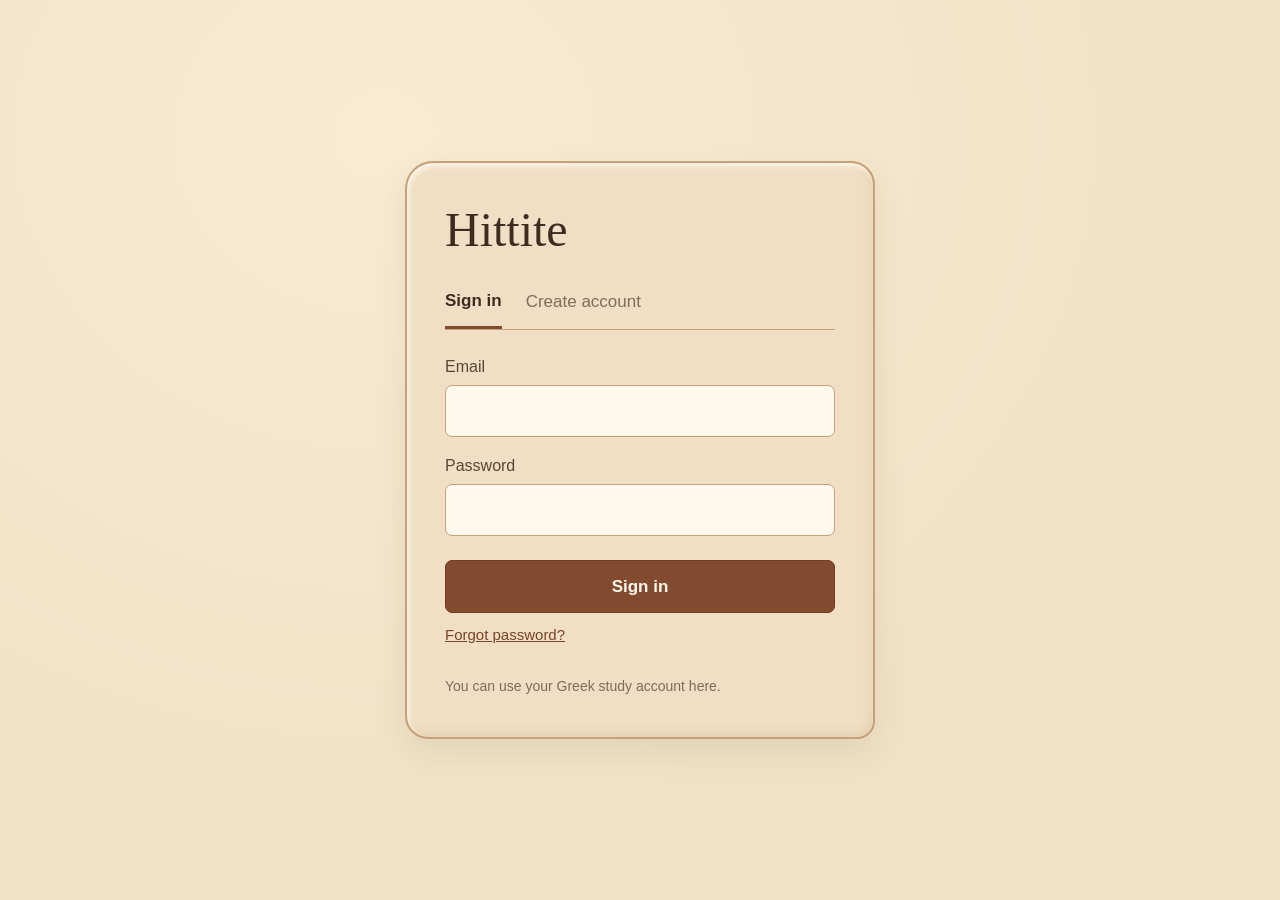
<file: hittite/index.html>
<!doctype html><html lang="en"><head><meta charset="utf-8"><meta name="viewport" content="width=device-width,initial-scale=1"><meta name="robots" content="noindex,nofollow"><meta name="referrer" content="no-referrer"><title>Hittite Study</title><link rel="stylesheet" href="accounts.css"><script>window.HITTITE_CONFIG={"url":"https://uaasxlhehfiiurtqhwnl.supabase.co","publishableKey":"sb_publishable_BO6zSwh6mAB95ydHW48ieQ_y4BAUZb2","bucket":"hittite-course","base":"/homeric-greek-study-site/hittite/","bundle":{"script":"app-6e1c854df75c.js","style":"app-6e1c854df75c.css"},"assets":["app-6e1c854df75c.js","app-6e1c854df75c.css","course/cuneiform-lesson-1.pdf","course/cuneiform-lesson-1/1.webp","course/cuneiform-lesson-1/2.webp","course/cuneiform-lesson-10.pdf","course/cuneiform-lesson-2.pdf","course/cuneiform-lesson-2/1.webp","course/cuneiform-lesson-2/2.webp","course/cuneiform-lesson-3.pdf","course/cuneiform-lesson-3/1.webp","course/cuneiform-lesson-3/2.webp","course/cuneiform-lesson-4.pdf","course/cuneiform-lesson-4/1.webp","course/cuneiform-lesson-4/2.webp","course/cuneiform-lesson-5.pdf","course/cuneiform-lesson-5/1.webp","course/cuneiform-lesson-5/2.webp","course/cuneiform-lesson-6.pdf","course/cuneiform-lesson-6/1.webp","course/cuneiform-lesson-6/2.webp","course/cuneiform-lesson-7.pdf","course/cuneiform-lesson-8.pdf","course/cuneiform-lesson-9.pdf","course/cuneiform-lessons/10/entry-1.svg","course/cuneiform-lessons/10/entry-1.webp","course/cuneiform-lessons/10/entry-10.svg","course/cuneiform-lessons/10/entry-10.webp","course/cuneiform-lessons/10/entry-11.svg","course/cuneiform-lessons/10/entry-11.webp","course/cuneiform-lessons/10/entry-12.svg","course/cuneiform-lessons/10/entry-12.webp","course/cuneiform-lessons/10/entry-2.svg","course/cuneiform-lessons/10/entry-2.webp","course/cuneiform-lessons/10/entry-3.svg","course/cuneiform-lessons/10/entry-3.webp","course/cuneiform-lessons/10/entry-4.svg","course/cuneiform-lessons/10/entry-4.webp","course/cuneiform-lessons/10/entry-5.svg","course/cuneiform-lessons/10/entry-5.webp","course/cuneiform-lessons/10/entry-6.svg","course/cuneiform-lessons/10/entry-6.webp","course/cuneiform-lessons/10/entry-7.svg","course/cuneiform-lessons/10/entry-7.webp","course/cuneiform-lessons/10/entry-8.svg","course/cuneiform-lessons/10/entry-8.webp","course/cuneiform-lessons/10/entry-9.svg","course/cuneiform-lessons/10/entry-9.webp","course/cuneiform-lessons/10/page-1.webp","course/cuneiform-lessons/10/page-2.webp","course/cuneiform-lessons/10/page-3.webp","course/cuneiform-lessons/10/sign-1.svg","course/cuneiform-lessons/10/sign-1.webp","course/cuneiform-lessons/10/sign-10.svg","course/cuneiform-lessons/10/sign-10.webp","course/cuneiform-lessons/10/sign-11.svg","course/cuneiform-lessons/10/sign-11.webp","course/cuneiform-lessons/10/sign-12.svg","course/cuneiform-lessons/10/sign-12.webp","course/cuneiform-lessons/10/sign-2.svg","course/cuneiform-lessons/10/sign-2.webp","course/cuneiform-lessons/10/sign-3.svg","course/cuneiform-lessons/10/sign-3.webp","course/cuneiform-lessons/10/sign-4.svg","course/cuneiform-lessons/10/sign-4.webp","course/cuneiform-lessons/10/sign-5.svg","course/cuneiform-lessons/10/sign-5.webp","course/cuneiform-lessons/10/sign-6.svg","course/cuneiform-lessons/10/sign-6.webp","course/cuneiform-lessons/10/sign-7.svg","course/cuneiform-lessons/10/sign-7.webp","course/cuneiform-lessons/10/sign-8.svg","course/cuneiform-lessons/10/sign-8.webp","course/cuneiform-lessons/10/sign-9.svg","course/cuneiform-lessons/10/sign-9.webp","course/cuneiform-lessons/7/entry-1.svg","course/cuneiform-lessons/7/entry-1.webp","course/cuneiform-lessons/7/entry-10.svg","course/cuneiform-lessons/7/entry-10.webp","course/cuneiform-lessons/7/entry-11.svg","course/cuneiform-lessons/7/entry-11.webp","course/cuneiform-lessons/7/entry-12.svg","course/cuneiform-lessons/7/entry-12.webp","course/cuneiform-lessons/7/entry-13.svg","course/cuneiform-lessons/7/entry-13.webp","course/cuneiform-lessons/7/entry-2.svg","course/cuneiform-lessons/7/entry-2.webp","course/cuneiform-lessons/7/entry-3.svg","course/cuneiform-lessons/7/entry-3.webp","course/cuneiform-lessons/7/entry-4.svg","course/cuneiform-lessons/7/entry-4.webp","course/cuneiform-lessons/7/entry-5.svg","course/cuneiform-lessons/7/entry-5.webp","course/cuneiform-lessons/7/entry-6.svg","course/cuneiform-lessons/7/entry-6.webp","course/cuneiform-lessons/7/entry-7.svg","course/cuneiform-lessons/7/entry-7.webp","course/cuneiform-lessons/7/entry-8.svg","course/cuneiform-lessons/7/entry-8.webp","course/cuneiform-lessons/7/entry-9.svg","course/cuneiform-lessons/7/entry-9.webp","course/cuneiform-lessons/7/page-1.webp","course/cuneiform-lessons/7/page-2.webp","course/cuneiform-lessons/7/sign-1.svg","course/cuneiform-lessons/7/sign-1.webp","course/cuneiform-lessons/7/sign-10.svg","course/cuneiform-lessons/7/sign-10.webp","course/cuneiform-lessons/7/sign-11.svg","course/cuneiform-lessons/7/sign-11.webp","course/cuneiform-lessons/7/sign-12.svg","course/cuneiform-lessons/7/sign-12.webp","course/cuneiform-lessons/7/sign-13.svg","course/cuneiform-lessons/7/sign-13.webp","course/cuneiform-lessons/7/sign-2.svg","course/cuneiform-lessons/7/sign-2.webp","course/cuneiform-lessons/7/sign-3.svg","course/cuneiform-lessons/7/sign-3.webp","course/cuneiform-lessons/7/sign-4.svg","course/cuneiform-lessons/7/sign-4.webp","course/cuneiform-lessons/7/sign-5.svg","course/cuneiform-lessons/7/sign-5.webp","course/cuneiform-lessons/7/sign-6.svg","course/cuneiform-lessons/7/sign-6.webp","course/cuneiform-lessons/7/sign-7.svg","course/cuneiform-lessons/7/sign-7.webp","course/cuneiform-lessons/7/sign-8.svg","course/cuneiform-lessons/7/sign-8.webp","course/cuneiform-lessons/7/sign-9.svg","course/cuneiform-lessons/7/sign-9.webp","course/cuneiform-lessons/8/entry-1.svg","course/cuneiform-lessons/8/entry-1.webp","course/cuneiform-lessons/8/entry-10.svg","course/cuneiform-lessons/8/entry-10.webp","course/cuneiform-lessons/8/entry-11.svg","course/cuneiform-lessons/8/entry-11.webp","course/cuneiform-lessons/8/entry-2.svg","course/cuneiform-lessons/8/entry-2.webp","course/cuneiform-lessons/8/entry-3.svg","course/cuneiform-lessons/8/entry-3.webp","course/cuneiform-lessons/8/entry-4.svg","course/cuneiform-lessons/8/entry-4.webp","course/cuneiform-lessons/8/entry-5.svg","course/cuneiform-lessons/8/entry-5.webp","course/cuneiform-lessons/8/entry-6.svg","course/cuneiform-lessons/8/entry-6.webp","course/cuneiform-lessons/8/entry-7.svg","course/cuneiform-lessons/8/entry-7.webp","course/cuneiform-lessons/8/entry-8.svg","course/cuneiform-lessons/8/entry-8.webp","course/cuneiform-lessons/8/entry-9.svg","course/cuneiform-lessons/8/entry-9.webp","course/cuneiform-lessons/8/page-1.webp","course/cuneiform-lessons/8/page-2.webp","course/cuneiform-lessons/8/sign-1.svg","course/cuneiform-lessons/8/sign-1.webp","course/cuneiform-lessons/8/sign-10.svg","course/cuneiform-lessons/8/sign-10.webp","course/cuneiform-lessons/8/sign-11.svg","course/cuneiform-lessons/8/sign-11.webp","course/cuneiform-lessons/8/sign-2.svg","course/cuneiform-lessons/8/sign-2.webp","course/cuneiform-lessons/8/sign-3.svg","course/cuneiform-lessons/8/sign-3.webp","course/cuneiform-lessons/8/sign-4.svg","course/cuneiform-lessons/8/sign-4.webp","course/cuneiform-lessons/8/sign-5.svg","course/cuneiform-lessons/8/sign-5.webp","course/cuneiform-lessons/8/sign-6.svg","course/cuneiform-lessons/8/sign-6.webp","course/cuneiform-lessons/8/sign-7.svg","course/cuneiform-lessons/8/sign-7.webp","course/cuneiform-lessons/8/sign-8.svg","course/cuneiform-lessons/8/sign-8.webp","course/cuneiform-lessons/8/sign-9.svg","course/cuneiform-lessons/8/sign-9.webp","course/cuneiform-lessons/9/entry-1.svg","course/cuneiform-lessons/9/entry-1.webp","course/cuneiform-lessons/9/entry-10.svg","course/cuneiform-lessons/9/entry-10.webp","course/cuneiform-lessons/9/entry-2.svg","course/cuneiform-lessons/9/entry-2.webp","course/cuneiform-lessons/9/entry-3.svg","course/cuneiform-lessons/9/entry-3.webp","course/cuneiform-lessons/9/entry-4.svg","course/cuneiform-lessons/9/entry-4.webp","course/cuneiform-lessons/9/entry-5.svg","course/cuneiform-lessons/9/entry-5.webp","course/cuneiform-lessons/9/entry-6.svg","course/cuneiform-lessons/9/entry-6.webp","course/cuneiform-lessons/9/entry-7.svg","course/cuneiform-lessons/9/entry-7.webp","course/cuneiform-lessons/9/entry-8.svg","course/cuneiform-lessons/9/entry-8.webp","course/cuneiform-lessons/9/entry-9.svg","course/cuneiform-lessons/9/entry-9.webp","course/cuneiform-lessons/9/page-1.webp","course/cuneiform-lessons/9/page-2.webp","course/cuneiform-lessons/9/page-3.webp","course/cuneiform-lessons/9/sign-1.svg","course/cuneiform-lessons/9/sign-1.webp","course/cuneiform-lessons/9/sign-10.svg","course/cuneiform-lessons/9/sign-10.webp","course/cuneiform-lessons/9/sign-2.svg","course/cuneiform-lessons/9/sign-2.webp","course/cuneiform-lessons/9/sign-3.svg","course/cuneiform-lessons/9/sign-3.webp","course/cuneiform-lessons/9/sign-4.svg","course/cuneiform-lessons/9/sign-4.webp","course/cuneiform-lessons/9/sign-5.svg","course/cuneiform-lessons/9/sign-5.webp","course/cuneiform-lessons/9/sign-6.svg","course/cuneiform-lessons/9/sign-6.webp","course/cuneiform-lessons/9/sign-7.svg","course/cuneiform-lessons/9/sign-7.webp","course/cuneiform-lessons/9/sign-8.svg","course/cuneiform-lessons/9/sign-8.webp","course/cuneiform-lessons/9/sign-9.svg","course/cuneiform-lessons/9/sign-9.webp","course/cuneiform/midterm-a.webp","course/cuneiform/midterm-b.webp","course/cuneiform/midterm-c.webp","course/cuneiform/midterm-d.webp","course/cuneiform/midterm-e.webp","course/exercises/1.1.webp","course/exercises/1.10.webp","course/exercises/1.11.webp","course/exercises/1.12.webp","course/exercises/1.13.webp","course/exercises/1.14.webp","course/exercises/1.15.webp","course/exercises/1.16.webp","course/exercises/1.17.webp","course/exercises/1.18.webp","course/exercises/1.2.webp","course/exercises/1.3.webp","course/exercises/1.4.webp","course/exercises/1.5.webp","course/exercises/1.6.webp","course/exercises/1.7.webp","course/exercises/1.8.webp","course/exercises/1.9.webp","course/exercises/10.1.webp","course/exercises/10.10.webp","course/exercises/10.11.webp","course/exercises/10.12.webp","course/exercises/10.13.webp","course/exercises/10.14.webp","course/exercises/10.15.webp","course/exercises/10.2.webp","course/exercises/10.3.webp","course/exercises/10.4.webp","course/exercises/10.5.webp","course/exercises/10.6.webp","course/exercises/10.7.webp","course/exercises/10.8.webp","course/exercises/10.9.webp","course/exercises/11.1.webp","course/exercises/11.10.webp","course/exercises/11.11.webp","course/exercises/11.12.webp","course/exercises/11.13.webp","course/exercises/11.14.webp","course/exercises/11.15.webp","course/exercises/11.2.webp","course/exercises/11.3.webp","course/exercises/11.4.webp","course/exercises/11.5.webp","course/exercises/11.6.webp","course/exercises/11.7.webp","course/exercises/11.8.webp","course/exercises/11.9.webp","course/exercises/12.1.webp","course/exercises/12.10.webp","course/exercises/12.11.webp","course/exercises/12.12.webp","course/exercises/12.13.webp","course/exercises/12.14.webp","course/exercises/12.15.webp","course/exercises/12.2.webp","course/exercises/12.3.webp","course/exercises/12.4.webp","course/exercises/12.5.webp","course/exercises/12.6.webp","course/exercises/12.7.webp","course/exercises/12.8.webp","course/exercises/12.9.webp","course/exercises/13.1.webp","course/exercises/13.10.webp","course/exercises/13.11.webp","course/exercises/13.12.webp","course/exercises/13.13.webp","course/exercises/13.14.webp","course/exercises/13.15.webp","course/exercises/13.2.webp","course/exercises/13.3.webp","course/exercises/13.4.webp","course/exercises/13.5.webp","course/exercises/13.6.webp","course/exercises/13.7.webp","course/exercises/13.8.webp","course/exercises/13.9.webp","course/exercises/14.1.webp","course/exercises/14.10.webp","course/exercises/14.11.webp","course/exercises/14.12.webp","course/exercises/14.13.webp","course/exercises/14.14.webp","course/exercises/14.15.webp","course/exercises/14.16.webp","course/exercises/14.17.webp","course/exercises/14.2.webp","course/exercises/14.3.webp","course/exercises/14.4.webp","course/exercises/14.5.webp","course/exercises/14.6.webp","course/exercises/14.7.webp","course/exercises/14.8.webp","course/exercises/14.9.webp","course/exercises/2.1.webp","course/exercises/2.10.webp","course/exercises/2.11.webp","course/exercises/2.12.webp","course/exercises/2.13.webp","course/exercises/2.14.webp","course/exercises/2.15.webp","course/exercises/2.2.webp","course/exercises/2.3.webp","course/exercises/2.4.webp","course/exercises/2.5.webp","course/exercises/2.6.webp","course/exercises/2.7.webp","course/exercises/2.8.webp","course/exercises/2.9.webp","course/exercises/3.1.webp","course/exercises/3.10.webp","course/exercises/3.11.webp","course/exercises/3.12.webp","course/exercises/3.13.webp","course/exercises/3.14.webp","course/exercises/3.15.webp","course/exercises/3.2.webp","course/exercises/3.3.webp","course/exercises/3.4.webp","course/exercises/3.5.webp","course/exercises/3.6.webp","course/exercises/3.7.webp","course/exercises/3.8.webp","course/exercises/3.9.webp","course/exercises/4.1.webp","course/exercises/4.10.webp","course/exercises/4.11.webp","course/exercises/4.12.webp","course/exercises/4.13.webp","course/exercises/4.14.webp","course/exercises/4.15.webp","course/exercises/4.2.webp","course/exercises/4.3.webp","course/exercises/4.4.webp","course/exercises/4.5.webp","course/exercises/4.6.webp","course/exercises/4.7.webp","course/exercises/4.8.webp","course/exercises/4.9.webp","course/exercises/5.1.webp","course/exercises/5.10.webp","course/exercises/5.11.webp","course/exercises/5.12.webp","course/exercises/5.13.webp","course/exercises/5.14.webp","course/exercises/5.15.webp","course/exercises/5.2.webp","course/exercises/5.3.webp","course/exercises/5.4.webp","course/exercises/5.5.webp","course/exercises/5.6.webp","course/exercises/5.7.webp","course/exercises/5.8.webp","course/exercises/5.9.webp","course/exercises/6.1.webp","course/exercises/6.10.webp","course/exercises/6.11.webp","course/exercises/6.12.webp","course/exercises/6.13.webp","course/exercises/6.14.webp","course/exercises/6.15.webp","course/exercises/6.2.webp","course/exercises/6.3.webp","course/exercises/6.4.webp","course/exercises/6.5.webp","course/exercises/6.6.webp","course/exercises/6.7.webp","course/exercises/6.8.webp","course/exercises/6.9.webp","course/exercises/7.1.webp","course/exercises/7.10.webp","course/exercises/7.11.webp","course/exercises/7.12.webp","course/exercises/7.13.webp","course/exercises/7.14.webp","course/exercises/7.15.webp","course/exercises/7.2.webp","course/exercises/7.3.webp","course/exercises/7.4.webp","course/exercises/7.5.webp","course/exercises/7.6.webp","course/exercises/7.7.webp","course/exercises/7.8.webp","course/exercises/7.9.webp","course/exercises/8.1.webp","course/exercises/8.10.webp","course/exercises/8.11.webp","course/exercises/8.12.webp","course/exercises/8.13.webp","course/exercises/8.14.webp","course/exercises/8.15.webp","course/exercises/8.2.webp","course/exercises/8.3.webp","course/exercises/8.4.webp","course/exercises/8.5.webp","course/exercises/8.6.webp","course/exercises/8.7.webp","course/exercises/8.8.webp","course/exercises/8.9.webp","course/exercises/9.1.webp","course/exercises/9.10.webp","course/exercises/9.11.webp","course/exercises/9.12.webp","course/exercises/9.13.webp","course/exercises/9.14.webp","course/exercises/9.15.webp","course/exercises/9.2.webp","course/exercises/9.3.webp","course/exercises/9.4.webp","course/exercises/9.5.webp","course/exercises/9.6.webp","course/exercises/9.7.webp","course/exercises/9.8.webp","course/exercises/9.9.webp","course/grammar/l1-p1.webp","course/grammar/l1-p10.webp","course/grammar/l1-p2.webp","course/grammar/l1-p3.webp","course/grammar/l1-p4.webp","course/grammar/l1-p5.webp","course/grammar/l1-p6.webp","course/grammar/l1-p7.webp","course/grammar/l1-p8.webp","course/grammar/l1-p9.webp","course/grammar/l10-p1.webp","course/grammar/l10-p2.webp","course/grammar/l10-p3.webp","course/grammar/l10-p4.webp","course/grammar/l10-p5.webp","course/grammar/l10-p6.webp","course/grammar/l10-p7.webp","course/grammar/l10-p8.webp","course/grammar/l11-p1.webp","course/grammar/l11-p2.webp","course/grammar/l11-p3.webp","course/grammar/l11-p4.webp","course/grammar/l11-p5.webp","course/grammar/l11-p6.webp","course/grammar/l12-p1.webp","course/grammar/l12-p2.webp","course/grammar/l12-p3.webp","course/grammar/l12-p4.webp","course/grammar/l12-p5.webp","course/grammar/l12-p6.webp","course/grammar/l13-p1.webp","course/grammar/l13-p2.webp","course/grammar/l13-p3.webp","course/grammar/l13-p4.webp","course/grammar/l13-p5.webp","course/grammar/l13-p6.webp","course/grammar/l14-p1.webp","course/grammar/l14-p2.webp","course/grammar/l14-p3.webp","course/grammar/l14-p4.webp","course/grammar/l14-p5.webp","course/grammar/l14-p6.webp","course/grammar/l15-p1.webp","course/grammar/l15-p2.webp","course/grammar/l15-p3.webp","course/grammar/l15-p4.webp","course/grammar/l15-p5.webp","course/grammar/l15-p6.webp","course/grammar/l16-p1.webp","course/grammar/l16-p2.webp","course/grammar/l16-p3.webp","course/grammar/l17-p1.webp","course/grammar/l17-p2.webp","course/grammar/l17-p3.webp","course/grammar/l2-p1.webp","course/grammar/l2-p2.webp","course/grammar/l2-p3.webp","course/grammar/l2-p4.webp","course/grammar/l2-p5.webp","course/grammar/l3-p1.webp","course/grammar/l3-p2.webp","course/grammar/l3-p3.webp","course/grammar/l3-p4.webp","course/grammar/l3-p5.webp","course/grammar/l3-p6.webp","course/grammar/l3-p7.webp","course/grammar/l4-p1.webp","course/grammar/l4-p2.webp","course/grammar/l4-p3.webp","course/grammar/l4-p4.webp","course/grammar/l4-p5.webp","course/grammar/l4-p6.webp","course/grammar/l4-p7.webp","course/grammar/l4-p8.webp","course/grammar/l4-p9.webp","course/grammar/l5-p1.webp","course/grammar/l5-p2.webp","course/grammar/l5-p3.webp","course/grammar/l5-p4.webp","course/grammar/l5-p5.webp","course/grammar/l5-p6.webp","course/grammar/l6-p1.webp","course/grammar/l6-p2.webp","course/grammar/l6-p3.webp","course/grammar/l6-p4.webp","course/grammar/l6-p5.webp","course/grammar/l6-p6.webp","course/grammar/l6-p7.webp","course/grammar/l6-p8.webp","course/grammar/l7-p1.webp","course/grammar/l7-p2.webp","course/grammar/l7-p3.webp","course/grammar/l7-p4.webp","course/grammar/l7-p5.webp","course/grammar/l7-p6.webp","course/grammar/l7-p7.webp","course/grammar/l8-p1.webp","course/grammar/l8-p2.webp","course/grammar/l8-p3.webp","course/grammar/l8-p4.webp","course/grammar/l8-p5.webp","course/grammar/l9-p1.webp","course/grammar/l9-p2.webp","course/grammar/l9-p3.webp","course/grammar/l9-p4.webp","course/grammar/l9-p5.webp","course/grammar/l9-p6.webp","course/graphics/l1-n11-p2-figure-2-sign-0.svg","course/graphics/l1-n11-p2-figure-2-sign-1.svg","course/graphics/l1-n11-p2-figure-2-sign-2.svg","course/graphics/l1-n14-p2-figure-3-sign-0.svg","course/graphics/l1-n14-p2-figure-3-sign-1.svg","course/graphics/l1-n14-p2-figure-3-sign-2.svg","course/graphics/l1-n15-p3-figure-4-sign-0.svg","course/graphics/l1-n15-p3-figure-4-sign-1.svg","course/graphics/l1-n15-p3-figure-4-sign-2.svg","course/graphics/lecture-1-map.png","course/graphics/lecture-4-map.jpeg","course/lecture-1.pdf","course/lecture-1/1.webp","course/lecture-1/10.webp","course/lecture-1/2.webp","course/lecture-1/3.webp","course/lecture-1/4.webp","course/lecture-1/5.webp","course/lecture-1/6.webp","course/lecture-1/7.webp","course/lecture-1/8.webp","course/lecture-1/9.webp","course/lecture-10.pdf","course/lecture-10/1.webp","course/lecture-10/2.webp","course/lecture-10/3.webp","course/lecture-10/4.webp","course/lecture-10/5.webp","course/lecture-10/6.webp","course/lecture-10/7.webp","course/lecture-10/8.webp","course/lecture-11.pdf","course/lecture-11/1.webp","course/lecture-11/2.webp","course/lecture-11/3.webp","course/lecture-11/4.webp","course/lecture-11/5.webp","course/lecture-11/6.webp","course/lecture-12.pdf","course/lecture-12/1.webp","course/lecture-12/2.webp","course/lecture-12/3.webp","course/lecture-12/4.webp","course/lecture-12/5.webp","course/lecture-12/6.webp","course/lecture-13.pdf","course/lecture-13/1.webp","course/lecture-13/2.webp","course/lecture-13/3.webp","course/lecture-13/4.webp","course/lecture-13/5.webp","course/lecture-13/6.webp","course/lecture-14.pdf","course/lecture-14/1.webp","course/lecture-14/2.webp","course/lecture-14/3.webp","course/lecture-14/4.webp","course/lecture-14/5.webp","course/lecture-14/6.webp","course/lecture-15.pdf","course/lecture-15/1.webp","course/lecture-15/2.webp","course/lecture-15/3.webp","course/lecture-15/4.webp","course/lecture-15/5.webp","course/lecture-15/6.webp","course/lecture-16.pdf","course/lecture-16/1.webp","course/lecture-16/2.webp","course/lecture-16/3.webp","course/lecture-17.pdf","course/lecture-17/1.webp","course/lecture-17/2.webp","course/lecture-17/3.webp","course/lecture-2.pdf","course/lecture-2/1.webp","course/lecture-2/2.webp","course/lecture-2/3.webp","course/lecture-2/4.webp","course/lecture-2/5.webp","course/lecture-3.pdf","course/lecture-3/1.webp","course/lecture-3/2.webp","course/lecture-3/3.webp","course/lecture-3/4.webp","course/lecture-3/5.webp","course/lecture-3/6.webp","course/lecture-3/7.webp","course/lecture-4.pdf","course/lecture-4/1.webp","course/lecture-4/2.webp","course/lecture-4/3.webp","course/lecture-4/4.webp","course/lecture-4/5.webp","course/lecture-4/6.webp","course/lecture-4/7.webp","course/lecture-4/8.webp","course/lecture-4/9.webp","course/lecture-5.pdf","course/lecture-5/1.webp","course/lecture-5/2.webp","course/lecture-5/3.webp","course/lecture-5/4.webp","course/lecture-5/5.webp","course/lecture-5/6.webp","course/lecture-6.pdf","course/lecture-6/1.webp","course/lecture-6/2.webp","course/lecture-6/3.webp","course/lecture-6/4.webp","course/lecture-6/5.webp","course/lecture-6/6.webp","course/lecture-6/7.webp","course/lecture-6/8.webp","course/lecture-7.pdf","course/lecture-7/1.webp","course/lecture-7/2.webp","course/lecture-7/3.webp","course/lecture-7/4.webp","course/lecture-7/5.webp","course/lecture-7/6.webp","course/lecture-7/7.webp","course/lecture-8.pdf","course/lecture-8/1.webp","course/lecture-8/2.webp","course/lecture-8/3.webp","course/lecture-8/4.webp","course/lecture-8/5.webp","course/lecture-9.pdf","course/lecture-9/1.webp","course/lecture-9/2.webp","course/lecture-9/3.webp","course/lecture-9/4.webp","course/lecture-9/5.webp","course/lecture-9/6.webp","course/sign-chart.pdf","course/sign-chart.webp","course/signs/s1-1.svg","course/signs/s1-1.webp","course/signs/s1-10.svg","course/signs/s1-10.webp","course/signs/s1-11.svg","course/signs/s1-11.webp","course/signs/s1-12.svg","course/signs/s1-12.webp","course/signs/s1-13.svg","course/signs/s1-13.webp","course/signs/s1-14.svg","course/signs/s1-14.webp","course/signs/s1-15.svg","course/signs/s1-15.webp","course/signs/s1-16.svg","course/signs/s1-16.webp","course/signs/s1-17.svg","course/signs/s1-17.webp","course/signs/s1-18.svg","course/signs/s1-18.webp","course/signs/s1-19.svg","course/signs/s1-19.webp","course/signs/s1-2.svg","course/signs/s1-2.webp","course/signs/s1-20.svg","course/signs/s1-20.webp","course/signs/s1-21.svg","course/signs/s1-21.webp","course/signs/s1-22.svg","course/signs/s1-22.webp","course/signs/s1-23.svg","course/signs/s1-23.webp","course/signs/s1-24.svg","course/signs/s1-24.webp","course/signs/s1-25.svg","course/signs/s1-25.webp","course/signs/s1-26.svg","course/signs/s1-26.webp","course/signs/s1-3.svg","course/signs/s1-3.webp","course/signs/s1-4.svg","course/signs/s1-4.webp","course/signs/s1-5.svg","course/signs/s1-5.webp","course/signs/s1-6.svg","course/signs/s1-6.webp","course/signs/s1-7.svg","course/signs/s1-7.webp","course/signs/s1-8.svg","course/signs/s1-8.webp","course/signs/s1-9.svg","course/signs/s1-9.webp","course/signs/s2-1.svg","course/signs/s2-1.webp","course/signs/s2-10.svg","course/signs/s2-10.webp","course/signs/s2-11.svg","course/signs/s2-11.webp","course/signs/s2-12.svg","course/signs/s2-12.webp","course/signs/s2-13.svg","course/signs/s2-13.webp","course/signs/s2-14.svg","course/signs/s2-14.webp","course/signs/s2-15.svg","course/signs/s2-15.webp","course/signs/s2-16.svg","course/signs/s2-16.webp","course/signs/s2-17.svg","course/signs/s2-17.webp","course/signs/s2-18.svg","course/signs/s2-18.webp","course/signs/s2-19.svg","course/signs/s2-19.webp","course/signs/s2-2.svg","course/signs/s2-2.webp","course/signs/s2-20.svg","course/signs/s2-20.webp","course/signs/s2-21.svg","course/signs/s2-21.webp","course/signs/s2-22.svg","course/signs/s2-22.webp","course/signs/s2-23.svg","course/signs/s2-23.webp","course/signs/s2-24.svg","course/signs/s2-24.webp","course/signs/s2-25.svg","course/signs/s2-25.webp","course/signs/s2-3.svg","course/signs/s2-3.webp","course/signs/s2-4.svg","course/signs/s2-4.webp","course/signs/s2-5.svg","course/signs/s2-5.webp","course/signs/s2-6.svg","course/signs/s2-6.webp","course/signs/s2-7.svg","course/signs/s2-7.webp","course/signs/s2-8.svg","course/signs/s2-8.webp","course/signs/s2-9.svg","course/signs/s2-9.webp","course/signs/s3-1.svg","course/signs/s3-1.webp","course/signs/s3-10.svg","course/signs/s3-10.webp","course/signs/s3-11.svg","course/signs/s3-11.webp","course/signs/s3-12.svg","course/signs/s3-12.webp","course/signs/s3-13.svg","course/signs/s3-13.webp","course/signs/s3-14.svg","course/signs/s3-14.webp","course/signs/s3-15.svg","course/signs/s3-15.webp","course/signs/s3-16.svg","course/signs/s3-16.webp","course/signs/s3-17.svg","course/signs/s3-17.webp","course/signs/s3-18.svg","course/signs/s3-18.webp","course/signs/s3-19.svg","course/signs/s3-19.webp","course/signs/s3-2.svg","course/signs/s3-2.webp","course/signs/s3-20.svg","course/signs/s3-20.webp","course/signs/s3-21.svg","course/signs/s3-21.webp","course/signs/s3-22.svg","course/signs/s3-22.webp","course/signs/s3-23.svg","course/signs/s3-23.webp","course/signs/s3-24.svg","course/signs/s3-24.webp","course/signs/s3-3.svg","course/signs/s3-3.webp","course/signs/s3-4.svg","course/signs/s3-4.webp","course/signs/s3-5.svg","course/signs/s3-5.webp","course/signs/s3-6.svg","course/signs/s3-6.webp","course/signs/s3-7.svg","course/signs/s3-7.webp","course/signs/s3-8.svg","course/signs/s3-8.webp","course/signs/s3-9.svg","course/signs/s3-9.webp","course/signs/s4-1.svg","course/signs/s4-1.webp","course/signs/s4-10.svg","course/signs/s4-10.webp","course/signs/s4-11.svg","course/signs/s4-11.webp","course/signs/s4-12.svg","course/signs/s4-12.webp","course/signs/s4-13.svg","course/signs/s4-13.webp","course/signs/s4-14.svg","course/signs/s4-14.webp","course/signs/s4-15.svg","course/signs/s4-15.webp","course/signs/s4-16.svg","course/signs/s4-16.webp","course/signs/s4-17.svg","course/signs/s4-17.webp","course/signs/s4-18.svg","course/signs/s4-18.webp","course/signs/s4-19.svg","course/signs/s4-19.webp","course/signs/s4-2.svg","course/signs/s4-2.webp","course/signs/s4-20.svg","course/signs/s4-20.webp","course/signs/s4-21.svg","course/signs/s4-21.webp","course/signs/s4-22.svg","course/signs/s4-22.webp","course/signs/s4-23.svg","course/signs/s4-23.webp","course/signs/s4-24.svg","course/signs/s4-24.webp","course/signs/s4-25.svg","course/signs/s4-25.webp","course/signs/s4-26.svg","course/signs/s4-26.webp","course/signs/s4-3.svg","course/signs/s4-3.webp","course/signs/s4-4.svg","course/signs/s4-4.webp","course/signs/s4-5.svg","course/signs/s4-5.webp","course/signs/s4-6.svg","course/signs/s4-6.webp","course/signs/s4-7.svg","course/signs/s4-7.webp","course/signs/s4-8.svg","course/signs/s4-8.webp","course/signs/s4-9.svg","course/signs/s4-9.webp","course/signs/s5-1.svg","course/signs/s5-1.webp","course/signs/s5-10.svg","course/signs/s5-10.webp","course/signs/s5-11.svg","course/signs/s5-11.webp","course/signs/s5-12.svg","course/signs/s5-12.webp","course/signs/s5-13.svg","course/signs/s5-13.webp","course/signs/s5-14.svg","course/signs/s5-14.webp","course/signs/s5-15.svg","course/signs/s5-15.webp","course/signs/s5-16.svg","course/signs/s5-16.webp","course/signs/s5-17.svg","course/signs/s5-17.webp","course/signs/s5-18.svg","course/signs/s5-18.webp","course/signs/s5-19.svg","course/signs/s5-19.webp","course/signs/s5-2.svg","course/signs/s5-2.webp","course/signs/s5-20.svg","course/signs/s5-20.webp","course/signs/s5-21.svg","course/signs/s5-21.webp","course/signs/s5-22.svg","course/signs/s5-22.webp","course/signs/s5-23.svg","course/signs/s5-23.webp","course/signs/s5-24.svg","course/signs/s5-24.webp","course/signs/s5-25.svg","course/signs/s5-25.webp","course/signs/s5-26.svg","course/signs/s5-26.webp","course/signs/s5-27.svg","course/signs/s5-27.webp","course/signs/s5-3.svg","course/signs/s5-3.webp","course/signs/s5-4.svg","course/signs/s5-4.webp","course/signs/s5-5.svg","course/signs/s5-5.webp","course/signs/s5-6.svg","course/signs/s5-6.webp","course/signs/s5-7.svg","course/signs/s5-7.webp","course/signs/s5-8.svg","course/signs/s5-8.webp","course/signs/s5-9.svg","course/signs/s5-9.webp","course/tables/l1-n11-p2-figure-2.svg","course/tables/l1-n14-p2-figure-3.svg","course/tables/l1-n15-p3-figure-4.svg","course/tables/l1-n3-p1-figure-1.svg","course/tables/l1-n32-p5-figure-5.svg","course/tables/l1-n50-p8-figure-19.svg","course/tables/l1-n53-p8-figure-20.svg","course/tables/l1-n55-p8-figure-21.svg","course/tables/l1-n56-p9-figure-22.svg","course/tables/l1-n59-p9-figure-23.svg","course/tables/l10-n21-p5-figure-12.svg","course/tables/l10-n26-p6-figure-14.svg","course/tables/l10-n3-p1-figure-1.svg","course/tables/l10-n36-p7-figure-18.svg","course/tables/l10-n36-p7-figure-19.svg","course/tables/l11-n17-p4-figure-10.svg","course/tables/l11-n23-p5-figure-11.svg","course/tables/l11-n5-p2-figure-2.svg","course/tables/l11-n5-p2-figure-3.svg","course/tables/l12-n10-p2-figure-4.svg","course/tables/l12-n12-p3-figure-5.svg","course/tables/l12-n14-p3-figure-6.svg","course/tables/l12-n16-p4-figure-7.svg","course/tables/l12-n21-p4-figure-8.svg","course/tables/l12-n26-p5-figure-11.svg","course/tables/l12-n3-p1-figure-1.svg","course/tables/l12-n6-p2-figure-2.svg","course/tables/l12-n8-p2-figure-3.svg","course/tables/l13-n10-p2-figure-4.svg","course/tables/l13-n10-p3-figure-5.svg","course/tables/l13-n10-p3-figure-6.svg","course/tables/l13-n15-p4-figure-12.svg","course/tables/l13-n19-p5-figure-14.svg","course/tables/l13-n5-p1-figure-1.svg","course/tables/l14-n10-p2-figure-2.svg","course/tables/l14-n25-p5-figure-9.svg","course/tables/l14-n8-p2-figure-1.svg","course/tables/l16-n8-p2-figure-5.svg","course/tables/l17-n2-p1-figure-2.svg","course/tables/l2-n24-p3-figure-2.svg","course/tables/l2-n26-p4-figure-3.svg","course/tables/l2-n31-p5-figure-4.svg","course/tables/l2-n32-p5-figure-5.svg","course/tables/l3-n18-p3-figure-8.svg","course/tables/l3-n28-p4-figure-10.svg","course/tables/l3-n35-p5-figure-11.svg","course/tables/l3-n4-p1-figure-1.svg","course/tables/l3-n44-p6-figure-12.svg","course/tables/l3-n46-p6-figure-13.svg","course/tables/l4-n16-p3-figure-4.svg","course/tables/l4-n28-p4-figure-5.svg","course/tables/l4-n35-p5-figure-6.svg","course/tables/l4-n4-p1-figure-1.svg","course/tables/l4-n41-p6-figure-9.svg","course/tables/l4-n43-p6-figure-10.svg","course/tables/l4-n5-p1-figure-2.svg","course/tables/l4-n7-p2-figure-3.svg","course/tables/l5-n24-p4-figure-10.svg","course/tables/l5-n31-p5-figure-11.svg","course/tables/l5-n4-p1-figure-1.svg","course/tables/l6-n18-p3-figure-7.svg","course/tables/l6-n22-p4-figure-10.svg","course/tables/l6-n24-p5-figure-11.svg","course/tables/l6-n27-p5-figure-12.svg","course/tables/l6-n29-p6-figure-13.svg","course/tables/l6-n32-p7-figure-14.svg","course/tables/l6-n34-p7-figure-15.svg","course/tables/l6-n8-p2-figure-2.svg","course/tables/l7-n16-p4-figure-12.svg","course/tables/l7-n18-p5-figure-13.svg","course/tables/l7-n22-p5-figure-14.svg","course/tables/l7-n24-p6-figure-15.svg","course/tables/l7-n25-p6-figure-16.svg","course/tables/l7-n26-p6-figure-17.svg","course/tables/l7-n9-p3-figure-11.svg","course/tables/l8-n10-p2-figure-2.svg","course/tables/l8-n11-p2-figure-3.svg","course/tables/l8-n13-p2-figure-4.svg","course/tables/l8-n19-p3-figure-5.svg","course/tables/l8-n20-p3-figure-6.svg","course/tables/l8-n22-p4-figure-7.svg","course/tables/l8-n24-p4-figure-8.svg","course/tables/l8-n26-p4-figure-9.svg","course/tables/l8-n27-p5-figure-10.svg","course/tables/l8-n5-p1-figure-1.svg","course/tables/l9-n16-p3-figure-7.svg","course/tables/l9-n18-p4-figure-8.svg","course/tables/l9-n21-p4-figure-9.svg","course/tables/l9-n25-p5-figure-10.svg","course/tables/l9-n25-p5-figure-11.svg","course/tutorial.pdf","course/vocab/front-v1-1.webp","course/vocab/front-v1-10.webp","course/vocab/front-v1-11.webp","course/vocab/front-v1-12.webp","course/vocab/front-v1-13.webp","course/vocab/front-v1-14.webp","course/vocab/front-v1-15.webp","course/vocab/front-v1-16.webp","course/vocab/front-v1-17.webp","course/vocab/front-v1-18.webp","course/vocab/front-v1-19.webp","course/vocab/front-v1-2.webp","course/vocab/front-v1-20.webp","course/vocab/front-v1-21.webp","course/vocab/front-v1-22.webp","course/vocab/front-v1-23.webp","course/vocab/front-v1-24.webp","course/vocab/front-v1-25.webp","course/vocab/front-v1-26.webp","course/vocab/front-v1-27.webp","course/vocab/front-v1-28.webp","course/vocab/front-v1-29.webp","course/vocab/front-v1-3.webp","course/vocab/front-v1-30.webp","course/vocab/front-v1-31.webp","course/vocab/front-v1-32.webp","course/vocab/front-v1-33.webp","course/vocab/front-v1-34.webp","course/vocab/front-v1-35.webp","course/vocab/front-v1-36.webp","course/vocab/front-v1-37.webp","course/vocab/front-v1-38.webp","course/vocab/front-v1-39.webp","course/vocab/front-v1-4.webp","course/vocab/front-v1-40.webp","course/vocab/front-v1-41.webp","course/vocab/front-v1-42.webp","course/vocab/front-v1-43.webp","course/vocab/front-v1-44.webp","course/vocab/front-v1-45.webp","course/vocab/front-v1-46.webp","course/vocab/front-v1-47.webp","course/vocab/front-v1-48.webp","course/vocab/front-v1-49.webp","course/vocab/front-v1-5.webp","course/vocab/front-v1-50.webp","course/vocab/front-v1-51.webp","course/vocab/front-v1-52.webp","course/vocab/front-v1-53.webp","course/vocab/front-v1-54.webp","course/vocab/front-v1-55.webp","course/vocab/front-v1-56.webp","course/vocab/front-v1-57.webp","course/vocab/front-v1-58.webp","course/vocab/front-v1-59.webp","course/vocab/front-v1-6.webp","course/vocab/front-v1-7.webp","course/vocab/front-v1-8.webp","course/vocab/front-v1-9.webp","course/vocab/front-v10-373.webp","course/vocab/front-v10-374.webp","course/vocab/front-v10-375.webp","course/vocab/front-v10-376.webp","course/vocab/front-v10-377.webp","course/vocab/front-v10-378.webp","course/vocab/front-v10-379.webp","course/vocab/front-v10-380.webp","course/vocab/front-v10-381.webp","course/vocab/front-v10-382.webp","course/vocab/front-v10-383.webp","course/vocab/front-v10-384.webp","course/vocab/front-v10-385.webp","course/vocab/front-v10-386.webp","course/vocab/front-v10-387.webp","course/vocab/front-v10-388.webp","course/vocab/front-v10-389.webp","course/vocab/front-v10-390.webp","course/vocab/front-v10-391.webp","course/vocab/front-v10-392.webp","course/vocab/front-v10-393.webp","course/vocab/front-v10-394.webp","course/vocab/front-v10-395.webp","course/vocab/front-v10-396.webp","course/vocab/front-v10-397.webp","course/vocab/front-v10-398.webp","course/vocab/front-v10-399.webp","course/vocab/front-v10-400.webp","course/vocab/front-v10-401.webp","course/vocab/front-v10-402.webp","course/vocab/front-v10-403.webp","course/vocab/front-v11-404.webp","course/vocab/front-v11-405.webp","course/vocab/front-v11-406.webp","course/vocab/front-v11-407.webp","course/vocab/front-v11-408.webp","course/vocab/front-v11-409.webp","course/vocab/front-v11-410.webp","course/vocab/front-v11-411.webp","course/vocab/front-v11-412.webp","course/vocab/front-v11-413.webp","course/vocab/front-v11-414.webp","course/vocab/front-v11-415.webp","course/vocab/front-v11-416.webp","course/vocab/front-v11-417.webp","course/vocab/front-v11-418.webp","course/vocab/front-v11-419.webp","course/vocab/front-v11-420.webp","course/vocab/front-v11-421.webp","course/vocab/front-v11-422.webp","course/vocab/front-v11-423.webp","course/vocab/front-v11-424.webp","course/vocab/front-v11-425.webp","course/vocab/front-v11-426.webp","course/vocab/front-v11-427.webp","course/vocab/front-v11-428.webp","course/vocab/front-v11-429.webp","course/vocab/front-v11-430.webp","course/vocab/front-v11-431.webp","course/vocab/front-v11-432.webp","course/vocab/front-v11-433.webp","course/vocab/front-v11-434.webp","course/vocab/front-v11-435.webp","course/vocab/front-v11-436.webp","course/vocab/front-v11-437.webp","course/vocab/front-v11-438.webp","course/vocab/front-v11-439.webp","course/vocab/front-v11-440.webp","course/vocab/front-v11-441.webp","course/vocab/front-v12-442.webp","course/vocab/front-v12-443.webp","course/vocab/front-v12-444.webp","course/vocab/front-v12-445.webp","course/vocab/front-v12-446.webp","course/vocab/front-v12-447.webp","course/vocab/front-v12-448.webp","course/vocab/front-v12-449.webp","course/vocab/front-v12-450.webp","course/vocab/front-v12-451.webp","course/vocab/front-v12-452.webp","course/vocab/front-v12-453.webp","course/vocab/front-v12-454.webp","course/vocab/front-v12-455.webp","course/vocab/front-v12-456.webp","course/vocab/front-v12-457.webp","course/vocab/front-v12-458.webp","course/vocab/front-v12-459.webp","course/vocab/front-v12-460.webp","course/vocab/front-v12-461.webp","course/vocab/front-v12-462.webp","course/vocab/front-v12-463.webp","course/vocab/front-v12-464.webp","course/vocab/front-v12-465.webp","course/vocab/front-v12-466.webp","course/vocab/front-v12-467.webp","course/vocab/front-v12-468.webp","course/vocab/front-v12-469.webp","course/vocab/front-v12-470.webp","course/vocab/front-v12-471.webp","course/vocab/front-v12-472.webp","course/vocab/front-v12-473.webp","course/vocab/front-v12-474.webp","course/vocab/front-v12-475.webp","course/vocab/front-v13-476.webp","course/vocab/front-v13-477.webp","course/vocab/front-v13-478.webp","course/vocab/front-v13-479.webp","course/vocab/front-v13-480.webp","course/vocab/front-v13-481.webp","course/vocab/front-v13-482.webp","course/vocab/front-v13-483.webp","course/vocab/front-v13-484.webp","course/vocab/front-v13-485.webp","course/vocab/front-v13-486.webp","course/vocab/front-v13-487.webp","course/vocab/front-v13-488.webp","course/vocab/front-v13-489.webp","course/vocab/front-v13-490.webp","course/vocab/front-v13-491.webp","course/vocab/front-v13-492.webp","course/vocab/front-v13-493.webp","course/vocab/front-v13-494.webp","course/vocab/front-v13-495.webp","course/vocab/front-v13-496.webp","course/vocab/front-v13-497.webp","course/vocab/front-v13-498.webp","course/vocab/front-v13-499.webp","course/vocab/front-v13-500.webp","course/vocab/front-v13-501.webp","course/vocab/front-v13-502.webp","course/vocab/front-v13-503.webp","course/vocab/front-v13-504.webp","course/vocab/front-v13-505.webp","course/vocab/front-v13-506.webp","course/vocab/front-v13-507.webp","course/vocab/front-v13-508.webp","course/vocab/front-v13-509.webp","course/vocab/front-v13-510.webp","course/vocab/front-v13-511.webp","course/vocab/front-v14-512.webp","course/vocab/front-v14-513.webp","course/vocab/front-v14-514.webp","course/vocab/front-v14-515.webp","course/vocab/front-v14-516.webp","course/vocab/front-v14-517.webp","course/vocab/front-v14-518.webp","course/vocab/front-v14-519.webp","course/vocab/front-v14-520.webp","course/vocab/front-v14-521.webp","course/vocab/front-v14-522.webp","course/vocab/front-v14-523.webp","course/vocab/front-v14-524.webp","course/vocab/front-v14-525.webp","course/vocab/front-v14-526.webp","course/vocab/front-v14-527.webp","course/vocab/front-v14-528.webp","course/vocab/front-v14-529.webp","course/vocab/front-v14-530.webp","course/vocab/front-v14-531.webp","course/vocab/front-v14-532.webp","course/vocab/front-v14-533.webp","course/vocab/front-v14-534.webp","course/vocab/front-v14-535.webp","course/vocab/front-v14-536.webp","course/vocab/front-v14-537.webp","course/vocab/front-v14-538.webp","course/vocab/front-v14-539.webp","course/vocab/front-v14-540.webp","course/vocab/front-v14-541.webp","course/vocab/front-v14-542.webp","course/vocab/front-v14-543.webp","course/vocab/front-v14-544.webp","course/vocab/front-v14-545.webp","course/vocab/front-v14-546.webp","course/vocab/front-v14-547.webp","course/vocab/front-v14-548.webp","course/vocab/front-v14-549.webp","course/vocab/front-v14-550.webp","course/vocab/front-v14-551.webp","course/vocab/front-v14-552.webp","course/vocab/front-v14-553.webp","course/vocab/front-v14-554.webp","course/vocab/front-v14-555.webp","course/vocab/front-v14-556.webp","course/vocab/front-v14-557.webp","course/vocab/front-v14-558.webp","course/vocab/front-v14-559.webp","course/vocab/front-v14-560.webp","course/vocab/front-v14-561.webp","course/vocab/front-v14-562.webp","course/vocab/front-v2-100.webp","course/vocab/front-v2-101.webp","course/vocab/front-v2-102.webp","course/vocab/front-v2-103.webp","course/vocab/front-v2-104.webp","course/vocab/front-v2-60.webp","course/vocab/front-v2-61.webp","course/vocab/front-v2-62.webp","course/vocab/front-v2-63.webp","course/vocab/front-v2-64.webp","course/vocab/front-v2-65.webp","course/vocab/front-v2-66.webp","course/vocab/front-v2-67.webp","course/vocab/front-v2-68.webp","course/vocab/front-v2-69.webp","course/vocab/front-v2-70.webp","course/vocab/front-v2-71.webp","course/vocab/front-v2-72.webp","course/vocab/front-v2-73.webp","course/vocab/front-v2-74.webp","course/vocab/front-v2-75.webp","course/vocab/front-v2-76.webp","course/vocab/front-v2-77.webp","course/vocab/front-v2-78.webp","course/vocab/front-v2-79.webp","course/vocab/front-v2-80.webp","course/vocab/front-v2-81.webp","course/vocab/front-v2-82.webp","course/vocab/front-v2-83.webp","course/vocab/front-v2-84.webp","course/vocab/front-v2-85.webp","course/vocab/front-v2-86.webp","course/vocab/front-v2-87.webp","course/vocab/front-v2-88.webp","course/vocab/front-v2-89.webp","course/vocab/front-v2-90.webp","course/vocab/front-v2-91.webp","course/vocab/front-v2-92.webp","course/vocab/front-v2-93.webp","course/vocab/front-v2-94.webp","course/vocab/front-v2-95.webp","course/vocab/front-v2-96.webp","course/vocab/front-v2-97.webp","course/vocab/front-v2-98.webp","course/vocab/front-v2-99.webp","course/vocab/front-v3-105.webp","course/vocab/front-v3-106.webp","course/vocab/front-v3-107.webp","course/vocab/front-v3-108.webp","course/vocab/front-v3-109.webp","course/vocab/front-v3-110.webp","course/vocab/front-v3-111.webp","course/vocab/front-v3-112.webp","course/vocab/front-v3-113.webp","course/vocab/front-v3-114.webp","course/vocab/front-v3-115.webp","course/vocab/front-v3-116.webp","course/vocab/front-v3-117.webp","course/vocab/front-v3-118.webp","course/vocab/front-v3-119.webp","course/vocab/front-v3-120.webp","course/vocab/front-v3-121.webp","course/vocab/front-v3-122.webp","course/vocab/front-v3-123.webp","course/vocab/front-v3-124.webp","course/vocab/front-v3-125.webp","course/vocab/front-v3-126.webp","course/vocab/front-v3-127.webp","course/vocab/front-v3-128.webp","course/vocab/front-v3-129.webp","course/vocab/front-v3-130.webp","course/vocab/front-v3-131.webp","course/vocab/front-v3-132.webp","course/vocab/front-v3-133.webp","course/vocab/front-v3-134.webp","course/vocab/front-v3-135.webp","course/vocab/front-v3-136.webp","course/vocab/front-v3-137.webp","course/vocab/front-v3-138.webp","course/vocab/front-v3-139.webp","course/vocab/front-v3-140.webp","course/vocab/front-v3-141.webp","course/vocab/front-v3-142.webp","course/vocab/front-v3-143.webp","course/vocab/front-v3-144.webp","course/vocab/front-v3-145.webp","course/vocab/front-v3-146.webp","course/vocab/front-v4-147.webp","course/vocab/front-v4-148.webp","course/vocab/front-v4-149.webp","course/vocab/front-v4-150.webp","course/vocab/front-v4-151.webp","course/vocab/front-v4-152.webp","course/vocab/front-v4-153.webp","course/vocab/front-v4-154.webp","course/vocab/front-v4-155.webp","course/vocab/front-v4-156.webp","course/vocab/front-v4-157.webp","course/vocab/front-v4-158.webp","course/vocab/front-v4-159.webp","course/vocab/front-v4-160.webp","course/vocab/front-v4-161.webp","course/vocab/front-v4-162.webp","course/vocab/front-v4-163.webp","course/vocab/front-v4-164.webp","course/vocab/front-v4-165.webp","course/vocab/front-v4-166.webp","course/vocab/front-v4-167.webp","course/vocab/front-v4-168.webp","course/vocab/front-v4-169.webp","course/vocab/front-v4-170.webp","course/vocab/front-v4-171.webp","course/vocab/front-v4-172.webp","course/vocab/front-v4-173.webp","course/vocab/front-v4-174.webp","course/vocab/front-v4-175.webp","course/vocab/front-v4-176.webp","course/vocab/front-v4-177.webp","course/vocab/front-v4-178.webp","course/vocab/front-v4-179.webp","course/vocab/front-v4-180.webp","course/vocab/front-v4-181.webp","course/vocab/front-v4-182.webp","course/vocab/front-v4-183.webp","course/vocab/front-v4-184.webp","course/vocab/front-v4-185.webp","course/vocab/front-v4-186.webp","course/vocab/front-v4-187.webp","course/vocab/front-v5-188.webp","course/vocab/front-v5-189.webp","course/vocab/front-v5-190.webp","course/vocab/front-v5-191.webp","course/vocab/front-v5-192.webp","course/vocab/front-v5-193.webp","course/vocab/front-v5-194.webp","course/vocab/front-v5-195.webp","course/vocab/front-v5-196.webp","course/vocab/front-v5-197.webp","course/vocab/front-v5-198.webp","course/vocab/front-v5-199.webp","course/vocab/front-v5-200.webp","course/vocab/front-v5-201.webp","course/vocab/front-v5-202.webp","course/vocab/front-v5-203.webp","course/vocab/front-v5-204.webp","course/vocab/front-v5-205.webp","course/vocab/front-v5-206.webp","course/vocab/front-v5-207.webp","course/vocab/front-v5-208.webp","course/vocab/front-v5-209.webp","course/vocab/front-v5-210.webp","course/vocab/front-v5-211.webp","course/vocab/front-v5-212.webp","course/vocab/front-v5-213.webp","course/vocab/front-v5-214.webp","course/vocab/front-v5-215.webp","course/vocab/front-v5-216.webp","course/vocab/front-v5-217.webp","course/vocab/front-v5-218.webp","course/vocab/front-v5-219.webp","course/vocab/front-v5-220.webp","course/vocab/front-v5-221.webp","course/vocab/front-v5-222.webp","course/vocab/front-v5-223.webp","course/vocab/front-v5-224.webp","course/vocab/front-v5-225.webp","course/vocab/front-v6-226.webp","course/vocab/front-v6-227.webp","course/vocab/front-v6-228.webp","course/vocab/front-v6-229.webp","course/vocab/front-v6-230.webp","course/vocab/front-v6-231.webp","course/vocab/front-v6-232.webp","course/vocab/front-v6-233.webp","course/vocab/front-v6-234.webp","course/vocab/front-v6-235.webp","course/vocab/front-v6-236.webp","course/vocab/front-v6-237.webp","course/vocab/front-v6-238.webp","course/vocab/front-v6-239.webp","course/vocab/front-v6-240.webp","course/vocab/front-v6-241.webp","course/vocab/front-v6-242.webp","course/vocab/front-v6-243.webp","course/vocab/front-v6-244.webp","course/vocab/front-v6-245.webp","course/vocab/front-v6-246.webp","course/vocab/front-v6-247.webp","course/vocab/front-v6-248.webp","course/vocab/front-v6-249.webp","course/vocab/front-v6-250.webp","course/vocab/front-v6-251.webp","course/vocab/front-v6-252.webp","course/vocab/front-v6-253.webp","course/vocab/front-v6-254.webp","course/vocab/front-v6-255.webp","course/vocab/front-v6-256.webp","course/vocab/front-v6-257.webp","course/vocab/front-v6-258.webp","course/vocab/front-v6-259.webp","course/vocab/front-v6-260.webp","course/vocab/front-v6-261.webp","course/vocab/front-v6-262.webp","course/vocab/front-v6-263.webp","course/vocab/front-v7-264.webp","course/vocab/front-v7-265.webp","course/vocab/front-v7-266.webp","course/vocab/front-v7-267.webp","course/vocab/front-v7-268.webp","course/vocab/front-v7-269.webp","course/vocab/front-v7-270.webp","course/vocab/front-v7-271.webp","course/vocab/front-v7-272.webp","course/vocab/front-v7-273.webp","course/vocab/front-v7-274.webp","course/vocab/front-v7-275.webp","course/vocab/front-v7-276.webp","course/vocab/front-v7-277.webp","course/vocab/front-v7-278.webp","course/vocab/front-v7-279.webp","course/vocab/front-v7-280.webp","course/vocab/front-v7-281.webp","course/vocab/front-v7-282.webp","course/vocab/front-v7-283.webp","course/vocab/front-v7-284.webp","course/vocab/front-v7-285.webp","course/vocab/front-v7-286.webp","course/vocab/front-v7-287.webp","course/vocab/front-v7-288.webp","course/vocab/front-v7-289.webp","course/vocab/front-v7-290.webp","course/vocab/front-v7-291.webp","course/vocab/front-v7-292.webp","course/vocab/front-v7-293.webp","course/vocab/front-v7-294.webp","course/vocab/front-v7-295.webp","course/vocab/front-v7-296.webp","course/vocab/front-v7-297.webp","course/vocab/front-v7-298.webp","course/vocab/front-v7-299.webp","course/vocab/front-v7-300.webp","course/vocab/front-v7-301.webp","course/vocab/front-v7-302.webp","course/vocab/front-v8-303.webp","course/vocab/front-v8-304.webp","course/vocab/front-v8-305.webp","course/vocab/front-v8-306.webp","course/vocab/front-v8-307.webp","course/vocab/front-v8-308.webp","course/vocab/front-v8-309.webp","course/vocab/front-v8-310.webp","course/vocab/front-v8-311.webp","course/vocab/front-v8-312.webp","course/vocab/front-v8-313.webp","course/vocab/front-v8-314.webp","course/vocab/front-v8-315.webp","course/vocab/front-v8-316.webp","course/vocab/front-v8-317.webp","course/vocab/front-v8-318.webp","course/vocab/front-v8-319.webp","course/vocab/front-v8-320.webp","course/vocab/front-v8-321.webp","course/vocab/front-v8-322.webp","course/vocab/front-v8-323.webp","course/vocab/front-v8-324.webp","course/vocab/front-v8-325.webp","course/vocab/front-v8-326.webp","course/vocab/front-v8-327.webp","course/vocab/front-v8-328.webp","course/vocab/front-v8-329.webp","course/vocab/front-v8-330.webp","course/vocab/front-v8-331.webp","course/vocab/front-v8-332.webp","course/vocab/front-v8-333.webp","course/vocab/front-v8-334.webp","course/vocab/front-v9-335.webp","course/vocab/front-v9-336.webp","course/vocab/front-v9-337.webp","course/vocab/front-v9-338.webp","course/vocab/front-v9-339.webp","course/vocab/front-v9-340.webp","course/vocab/front-v9-341.webp","course/vocab/front-v9-342.webp","course/vocab/front-v9-343.webp","course/vocab/front-v9-344.webp","course/vocab/front-v9-345.webp","course/vocab/front-v9-346.webp","course/vocab/front-v9-347.webp","course/vocab/front-v9-348.webp","course/vocab/front-v9-349.webp","course/vocab/front-v9-350.webp","course/vocab/front-v9-351.webp","course/vocab/front-v9-352.webp","course/vocab/front-v9-353.webp","course/vocab/front-v9-354.webp","course/vocab/front-v9-355.webp","course/vocab/front-v9-356.webp","course/vocab/front-v9-357.webp","course/vocab/front-v9-358.webp","course/vocab/front-v9-359.webp","course/vocab/front-v9-360.webp","course/vocab/front-v9-361.webp","course/vocab/front-v9-362.webp","course/vocab/front-v9-363.webp","course/vocab/front-v9-364.webp","course/vocab/front-v9-365.webp","course/vocab/front-v9-366.webp","course/vocab/front-v9-367.webp","course/vocab/front-v9-368.webp","course/vocab/front-v9-369.webp","course/vocab/front-v9-370.webp","course/vocab/front-v9-371.webp","course/vocab/v1-1.webp","course/vocab/v1-10.webp","course/vocab/v1-11.webp","course/vocab/v1-12.webp","course/vocab/v1-13.webp","course/vocab/v1-14.webp","course/vocab/v1-15.webp","course/vocab/v1-16.webp","course/vocab/v1-17.webp","course/vocab/v1-18.webp","course/vocab/v1-19.webp","course/vocab/v1-2.webp","course/vocab/v1-20.webp","course/vocab/v1-21.webp","course/vocab/v1-22.webp","course/vocab/v1-23.webp","course/vocab/v1-24.webp","course/vocab/v1-25.webp","course/vocab/v1-26.webp","course/vocab/v1-27.webp","course/vocab/v1-28.webp","course/vocab/v1-29.webp","course/vocab/v1-3.webp","course/vocab/v1-30.webp","course/vocab/v1-31.webp","course/vocab/v1-32.webp","course/vocab/v1-33.webp","course/vocab/v1-34.webp","course/vocab/v1-35.webp","course/vocab/v1-36.webp","course/vocab/v1-37.webp","course/vocab/v1-38.webp","course/vocab/v1-39.webp","course/vocab/v1-4.webp","course/vocab/v1-40.webp","course/vocab/v1-41.webp","course/vocab/v1-42.webp","course/vocab/v1-43.webp","course/vocab/v1-44.webp","course/vocab/v1-45.webp","course/vocab/v1-46.webp","course/vocab/v1-47.webp","course/vocab/v1-48.webp","course/vocab/v1-49.webp","course/vocab/v1-5.webp","course/vocab/v1-50.webp","course/vocab/v1-51.webp","course/vocab/v1-52.webp","course/vocab/v1-53.webp","course/vocab/v1-54.webp","course/vocab/v1-55.webp","course/vocab/v1-56.webp","course/vocab/v1-57.webp","course/vocab/v1-58.webp","course/vocab/v1-59.webp","course/vocab/v1-6.webp","course/vocab/v1-7.webp","course/vocab/v1-8.webp","course/vocab/v1-9.webp","course/vocab/v10-373.webp","course/vocab/v10-374.webp","course/vocab/v10-375.webp","course/vocab/v10-376.webp","course/vocab/v10-377.webp","course/vocab/v10-378.webp","course/vocab/v10-379.webp","course/vocab/v10-380.webp","course/vocab/v10-381.webp","course/vocab/v10-382.webp","course/vocab/v10-383.webp","course/vocab/v10-384.webp","course/vocab/v10-385.webp","course/vocab/v10-386.webp","course/vocab/v10-387.webp","course/vocab/v10-388.webp","course/vocab/v10-389.webp","course/vocab/v10-390.webp","course/vocab/v10-391.webp","course/vocab/v10-392.webp","course/vocab/v10-393.webp","course/vocab/v10-394.webp","course/vocab/v10-395.webp","course/vocab/v10-396.webp","course/vocab/v10-397.webp","course/vocab/v10-398.webp","course/vocab/v10-399.webp","course/vocab/v10-400.webp","course/vocab/v10-401.webp","course/vocab/v10-402.webp","course/vocab/v10-403.webp","course/vocab/v11-404.webp","course/vocab/v11-405.webp","course/vocab/v11-406.webp","course/vocab/v11-407.webp","course/vocab/v11-408.webp","course/vocab/v11-409.webp","course/vocab/v11-410.webp","course/vocab/v11-411.webp","course/vocab/v11-412.webp","course/vocab/v11-413.webp","course/vocab/v11-414.webp","course/vocab/v11-415.webp","course/vocab/v11-416.webp","course/vocab/v11-417.webp","course/vocab/v11-418.webp","course/vocab/v11-419.webp","course/vocab/v11-420.webp","course/vocab/v11-421.webp","course/vocab/v11-422.webp","course/vocab/v11-423.webp","course/vocab/v11-424.webp","course/vocab/v11-425.webp","course/vocab/v11-426.webp","course/vocab/v11-427.webp","course/vocab/v11-428.webp","course/vocab/v11-429.webp","course/vocab/v11-430.webp","course/vocab/v11-431.webp","course/vocab/v11-432.webp","course/vocab/v11-433.webp","course/vocab/v11-434.webp","course/vocab/v11-435.webp","course/vocab/v11-436.webp","course/vocab/v11-437.webp","course/vocab/v11-438.webp","course/vocab/v11-439.webp","course/vocab/v11-440.webp","course/vocab/v11-441.webp","course/vocab/v12-442.webp","course/vocab/v12-443.webp","course/vocab/v12-444.webp","course/vocab/v12-445.webp","course/vocab/v12-446.webp","course/vocab/v12-447.webp","course/vocab/v12-448.webp","course/vocab/v12-449.webp","course/vocab/v12-450.webp","course/vocab/v12-451.webp","course/vocab/v12-452.webp","course/vocab/v12-453.webp","course/vocab/v12-454.webp","course/vocab/v12-455.webp","course/vocab/v12-456.webp","course/vocab/v12-457.webp","course/vocab/v12-458.webp","course/vocab/v12-459.webp","course/vocab/v12-460.webp","course/vocab/v12-461.webp","course/vocab/v12-462.webp","course/vocab/v12-463.webp","course/vocab/v12-464.webp","course/vocab/v12-465.webp","course/vocab/v12-466.webp","course/vocab/v12-467.webp","course/vocab/v12-468.webp","course/vocab/v12-469.webp","course/vocab/v12-470.webp","course/vocab/v12-471.webp","course/vocab/v12-472.webp","course/vocab/v12-473.webp","course/vocab/v12-474.webp","course/vocab/v12-475.webp","course/vocab/v13-476.webp","course/vocab/v13-477.webp","course/vocab/v13-478.webp","course/vocab/v13-479.webp","course/vocab/v13-480.webp","course/vocab/v13-481.webp","course/vocab/v13-482.webp","course/vocab/v13-483.webp","course/vocab/v13-484.webp","course/vocab/v13-485.webp","course/vocab/v13-486.webp","course/vocab/v13-487.webp","course/vocab/v13-488.webp","course/vocab/v13-489.webp","course/vocab/v13-490.webp","course/vocab/v13-491.webp","course/vocab/v13-492.webp","course/vocab/v13-493.webp","course/vocab/v13-494.webp","course/vocab/v13-495.webp","course/vocab/v13-496.webp","course/vocab/v13-497.webp","course/vocab/v13-498.webp","course/vocab/v13-499.webp","course/vocab/v13-500.webp","course/vocab/v13-501.webp","course/vocab/v13-502.webp","course/vocab/v13-503.webp","course/vocab/v13-504.webp","course/vocab/v13-505.webp","course/vocab/v13-506.webp","course/vocab/v13-507.webp","course/vocab/v13-508.webp","course/vocab/v13-509.webp","course/vocab/v13-510.webp","course/vocab/v13-511.webp","course/vocab/v14-512.webp","course/vocab/v14-513.webp","course/vocab/v14-514.webp","course/vocab/v14-515.webp","course/vocab/v14-516.webp","course/vocab/v14-517.webp","course/vocab/v14-518.webp","course/vocab/v14-519.webp","course/vocab/v14-520.webp","course/vocab/v14-521.webp","course/vocab/v14-522.webp","course/vocab/v14-523.webp","course/vocab/v14-524.webp","course/vocab/v14-525.webp","course/vocab/v14-526.webp","course/vocab/v14-527.webp","course/vocab/v14-528.webp","course/vocab/v14-529.webp","course/vocab/v14-530.webp","course/vocab/v14-531.webp","course/vocab/v14-532.webp","course/vocab/v14-533.webp","course/vocab/v14-534.webp","course/vocab/v14-535.webp","course/vocab/v14-536.webp","course/vocab/v14-537.webp","course/vocab/v14-538.webp","course/vocab/v14-539.webp","course/vocab/v14-540.webp","course/vocab/v14-541.webp","course/vocab/v14-542.webp","course/vocab/v14-543.webp","course/vocab/v14-544.webp","course/vocab/v14-545.webp","course/vocab/v14-546.webp","course/vocab/v14-547.webp","course/vocab/v14-548.webp","course/vocab/v14-549.webp","course/vocab/v14-550.webp","course/vocab/v14-551.webp","course/vocab/v14-552.webp","course/vocab/v14-553.webp","course/vocab/v14-554.webp","course/vocab/v14-555.webp","course/vocab/v14-556.webp","course/vocab/v14-557.webp","course/vocab/v14-558.webp","course/vocab/v14-559.webp","course/vocab/v14-560.webp","course/vocab/v14-561.webp","course/vocab/v14-562.webp","course/vocab/v2-100.webp","course/vocab/v2-101.webp","course/vocab/v2-102.webp","course/vocab/v2-103.webp","course/vocab/v2-104.webp","course/vocab/v2-60.webp","course/vocab/v2-61.webp","course/vocab/v2-62.webp","course/vocab/v2-63.webp","course/vocab/v2-64.webp","course/vocab/v2-65.webp","course/vocab/v2-66.webp","course/vocab/v2-67.webp","course/vocab/v2-68.webp","course/vocab/v2-69.webp","course/vocab/v2-70.webp","course/vocab/v2-71.webp","course/vocab/v2-72.webp","course/vocab/v2-73.webp","course/vocab/v2-74.webp","course/vocab/v2-75.webp","course/vocab/v2-76.webp","course/vocab/v2-77.webp","course/vocab/v2-78.webp","course/vocab/v2-79.webp","course/vocab/v2-80.webp","course/vocab/v2-81.webp","course/vocab/v2-82.webp","course/vocab/v2-83.webp","course/vocab/v2-84.webp","course/vocab/v2-85.webp","course/vocab/v2-86.webp","course/vocab/v2-87.webp","course/vocab/v2-88.webp","course/vocab/v2-89.webp","course/vocab/v2-90.webp","course/vocab/v2-91.webp","course/vocab/v2-92.webp","course/vocab/v2-93.webp","course/vocab/v2-94.webp","course/vocab/v2-95.webp","course/vocab/v2-96.webp","course/vocab/v2-97.webp","course/vocab/v2-98.webp","course/vocab/v2-99.webp","course/vocab/v3-105.webp","course/vocab/v3-106.webp","course/vocab/v3-107.webp","course/vocab/v3-108.webp","course/vocab/v3-109.webp","course/vocab/v3-110.webp","course/vocab/v3-111.webp","course/vocab/v3-112.webp","course/vocab/v3-113.webp","course/vocab/v3-114.webp","course/vocab/v3-115.webp","course/vocab/v3-116.webp","course/vocab/v3-117.webp","course/vocab/v3-118.webp","course/vocab/v3-119.webp","course/vocab/v3-120.webp","course/vocab/v3-121.webp","course/vocab/v3-122.webp","course/vocab/v3-123.webp","course/vocab/v3-124.webp","course/vocab/v3-125.webp","course/vocab/v3-126.webp","course/vocab/v3-127.webp","course/vocab/v3-128.webp","course/vocab/v3-129.webp","course/vocab/v3-130.webp","course/vocab/v3-131.webp","course/vocab/v3-132.webp","course/vocab/v3-133.webp","course/vocab/v3-134.webp","course/vocab/v3-135.webp","course/vocab/v3-136.webp","course/vocab/v3-137.webp","course/vocab/v3-138.webp","course/vocab/v3-139.webp","course/vocab/v3-140.webp","course/vocab/v3-141.webp","course/vocab/v3-142.webp","course/vocab/v3-143.webp","course/vocab/v3-144.webp","course/vocab/v3-145.webp","course/vocab/v3-146.webp","course/vocab/v4-147.webp","course/vocab/v4-148.webp","course/vocab/v4-149.webp","course/vocab/v4-150.webp","course/vocab/v4-151.webp","course/vocab/v4-152.webp","course/vocab/v4-153.webp","course/vocab/v4-154.webp","course/vocab/v4-155.webp","course/vocab/v4-156.webp","course/vocab/v4-157.webp","course/vocab/v4-158.webp","course/vocab/v4-159.webp","course/vocab/v4-160.webp","course/vocab/v4-161.webp","course/vocab/v4-162.webp","course/vocab/v4-163.webp","course/vocab/v4-164.webp","course/vocab/v4-165.webp","course/vocab/v4-166.webp","course/vocab/v4-167.webp","course/vocab/v4-168.webp","course/vocab/v4-169.webp","course/vocab/v4-170.webp","course/vocab/v4-171.webp","course/vocab/v4-172.webp","course/vocab/v4-173.webp","course/vocab/v4-174.webp","course/vocab/v4-175.webp","course/vocab/v4-176.webp","course/vocab/v4-177.webp","course/vocab/v4-178.webp","course/vocab/v4-179.webp","course/vocab/v4-180.webp","course/vocab/v4-181.webp","course/vocab/v4-182.webp","course/vocab/v4-183.webp","course/vocab/v4-184.webp","course/vocab/v4-185.webp","course/vocab/v4-186.webp","course/vocab/v4-187.webp","course/vocab/v5-188.webp","course/vocab/v5-189.webp","course/vocab/v5-190.webp","course/vocab/v5-191.webp","course/vocab/v5-192.webp","course/vocab/v5-193.webp","course/vocab/v5-194.webp","course/vocab/v5-195.webp","course/vocab/v5-196.webp","course/vocab/v5-197.webp","course/vocab/v5-198.webp","course/vocab/v5-199.webp","course/vocab/v5-200.webp","course/vocab/v5-201.webp","course/vocab/v5-202.webp","course/vocab/v5-203.webp","course/vocab/v5-204.webp","course/vocab/v5-205.webp","course/vocab/v5-206.webp","course/vocab/v5-207.webp","course/vocab/v5-208.webp","course/vocab/v5-209.webp","course/vocab/v5-210.webp","course/vocab/v5-211.webp","course/vocab/v5-212.webp","course/vocab/v5-213.webp","course/vocab/v5-214.webp","course/vocab/v5-215.webp","course/vocab/v5-216.webp","course/vocab/v5-217.webp","course/vocab/v5-218.webp","course/vocab/v5-219.webp","course/vocab/v5-220.webp","course/vocab/v5-221.webp","course/vocab/v5-222.webp","course/vocab/v5-223.webp","course/vocab/v5-224.webp","course/vocab/v5-225.webp","course/vocab/v6-226.webp","course/vocab/v6-227.webp","course/vocab/v6-228.webp","course/vocab/v6-229.webp","course/vocab/v6-230.webp","course/vocab/v6-231.webp","course/vocab/v6-232.webp","course/vocab/v6-233.webp","course/vocab/v6-234.webp","course/vocab/v6-235.webp","course/vocab/v6-236.webp","course/vocab/v6-237.webp","course/vocab/v6-238.webp","course/vocab/v6-239.webp","course/vocab/v6-240.webp","course/vocab/v6-241.webp","course/vocab/v6-242.webp","course/vocab/v6-243.webp","course/vocab/v6-244.webp","course/vocab/v6-245.webp","course/vocab/v6-246.webp","course/vocab/v6-247.webp","course/vocab/v6-248.webp","course/vocab/v6-249.webp","course/vocab/v6-250.webp","course/vocab/v6-251.webp","course/vocab/v6-252.webp","course/vocab/v6-253.webp","course/vocab/v6-254.webp","course/vocab/v6-255.webp","course/vocab/v6-256.webp","course/vocab/v6-257.webp","course/vocab/v6-258.webp","course/vocab/v6-259.webp","course/vocab/v6-260.webp","course/vocab/v6-261.webp","course/vocab/v6-262.webp","course/vocab/v6-263.webp","course/vocab/v7-264.webp","course/vocab/v7-265.webp","course/vocab/v7-266.webp","course/vocab/v7-267.webp","course/vocab/v7-268.webp","course/vocab/v7-269.webp","course/vocab/v7-270.webp","course/vocab/v7-271.webp","course/vocab/v7-272.webp","course/vocab/v7-273.webp","course/vocab/v7-274.webp","course/vocab/v7-275.webp","course/vocab/v7-276.webp","course/vocab/v7-277.webp","course/vocab/v7-278.webp","course/vocab/v7-279.webp","course/vocab/v7-280.webp","course/vocab/v7-281.webp","course/vocab/v7-282.webp","course/vocab/v7-283.webp","course/vocab/v7-284.webp","course/vocab/v7-285.webp","course/vocab/v7-286.webp","course/vocab/v7-287.webp","course/vocab/v7-288.webp","course/vocab/v7-289.webp","course/vocab/v7-290.webp","course/vocab/v7-291.webp","course/vocab/v7-292.webp","course/vocab/v7-293.webp","course/vocab/v7-294.webp","course/vocab/v7-295.webp","course/vocab/v7-296.webp","course/vocab/v7-297.webp","course/vocab/v7-298.webp","course/vocab/v7-299.webp","course/vocab/v7-300.webp","course/vocab/v7-301.webp","course/vocab/v7-302.webp","course/vocab/v8-303.webp","course/vocab/v8-304.webp","course/vocab/v8-305.webp","course/vocab/v8-306.webp","course/vocab/v8-307.webp","course/vocab/v8-308.webp","course/vocab/v8-309.webp","course/vocab/v8-310.webp","course/vocab/v8-311.webp","course/vocab/v8-312.webp","course/vocab/v8-313.webp","course/vocab/v8-314.webp","course/vocab/v8-315.webp","course/vocab/v8-316.webp","course/vocab/v8-317.webp","course/vocab/v8-318.webp","course/vocab/v8-319.webp","course/vocab/v8-320.webp","course/vocab/v8-321.webp","course/vocab/v8-322.webp","course/vocab/v8-323.webp","course/vocab/v8-324.webp","course/vocab/v8-325.webp","course/vocab/v8-326.webp","course/vocab/v8-327.webp","course/vocab/v8-328.webp","course/vocab/v8-329.webp","course/vocab/v8-330.webp","course/vocab/v8-331.webp","course/vocab/v8-332.webp","course/vocab/v8-333.webp","course/vocab/v8-334.webp","course/vocab/v9-335.webp","course/vocab/v9-336.webp","course/vocab/v9-337.webp","course/vocab/v9-338.webp","course/vocab/v9-339.webp","course/vocab/v9-340.webp","course/vocab/v9-341.webp","course/vocab/v9-342.webp","course/vocab/v9-343.webp","course/vocab/v9-344.webp","course/vocab/v9-345.webp","course/vocab/v9-346.webp","course/vocab/v9-347.webp","course/vocab/v9-348.webp","course/vocab/v9-349.webp","course/vocab/v9-350.webp","course/vocab/v9-351.webp","course/vocab/v9-352.webp","course/vocab/v9-353.webp","course/vocab/v9-354.webp","course/vocab/v9-355.webp","course/vocab/v9-356.webp","course/vocab/v9-357.webp","course/vocab/v9-358.webp","course/vocab/v9-359.webp","course/vocab/v9-360.webp","course/vocab/v9-361.webp","course/vocab/v9-362.webp","course/vocab/v9-363.webp","course/vocab/v9-364.webp","course/vocab/v9-365.webp","course/vocab/v9-366.webp","course/vocab/v9-367.webp","course/vocab/v9-368.webp","course/vocab/v9-369.webp","course/vocab/v9-370.webp","course/vocab/v9-371.webp"]}</script><script src="accounts.js?v=30650f2215e0" defer></script></head><body><div id="account-gate"></div><div id="study-app" hidden></div><noscript>JavaScript is required to sign in.</noscript></body></html>
</file>
<file: hittite/accounts.css>
:root{color-scheme:light;--auth-ink:#3e2c20;--auth-clay:#f0dfc4;--auth-edge:#c4a17b;--auth-brown:#824b2f}*{box-sizing:border-box}body{margin:0;background:#f1e2c7;color:var(--auth-ink);font:17px/1.6 'Segoe UI',Arial,sans-serif}button,input{font:inherit}button{cursor:pointer}button:disabled{opacity:.6;cursor:wait}[hidden]{display:none!important}#account-gate{min-height:100svh;display:grid;place-items:center;padding:30px 20px;background:radial-gradient(ellipse at 30% 15%,#fff4dc80,transparent 65%),#f1e2c7}.auth-card{width:100%;max-width:470px;padding:38px;border:2px solid var(--auth-edge);border-radius:28px 24px 18px 23px;background:var(--auth-clay);box-shadow:inset 2px 3px 5px #fff7e8,inset -3px -4px 8px #a5733c22,0 14px 32px #5c3b1d18}.auth-title{display:block;color:var(--auth-ink);font:48px/1.2 Georgia,serif;text-decoration:none;margin-bottom:28px}.auth-card h1{font:36px/1.2 Georgia,serif;font-weight:400;margin:0 0 24px}.auth-tabs{display:flex;gap:24px;border-bottom:1px solid var(--auth-edge);margin-bottom:24px}.auth-tabs button{background:none;border:0;padding:0 0 12px;color:#846c58}.auth-tabs button[aria-pressed=true]{color:var(--auth-ink);font-weight:650;border-bottom:3px solid var(--auth-brown)}.auth-card label{display:block;margin:16px 0;color:#5e4533;font-size:16px}.auth-card input{display:block;width:100%;margin-top:6px;padding:12px;border:1px solid var(--auth-edge);border-radius:7px;background:#fff8ec;color:var(--auth-ink);min-height:48px}.auth-card input:focus{outline:2px solid var(--auth-brown);outline-offset:2px}.auth-submit{display:block;width:100%;border:1px solid #743c24;border-radius:7px;background:var(--auth-brown);color:#fff7eb;padding:12px 18px;margin-top:24px;min-height:48px;font-weight:600}.auth-card p{font-size:16px;line-height:1.7;margin:18px 0 0}.auth-card .auth-note{font-size:14px;color:#826b57}.auth-link{display:block;background:none;border:0;color:#79432a;text-decoration:underline;padding:10px 0;font-size:15px}.auth-card #account-message:empty{display:none}.auth-card #account-message{color:#6a3d25}@media(max-width:540px){#account-gate{padding:20px 14px}.auth-card{padding:30px 24px}.auth-title{font-size:44px}.auth-card input{font-size:17px}}
</file>
